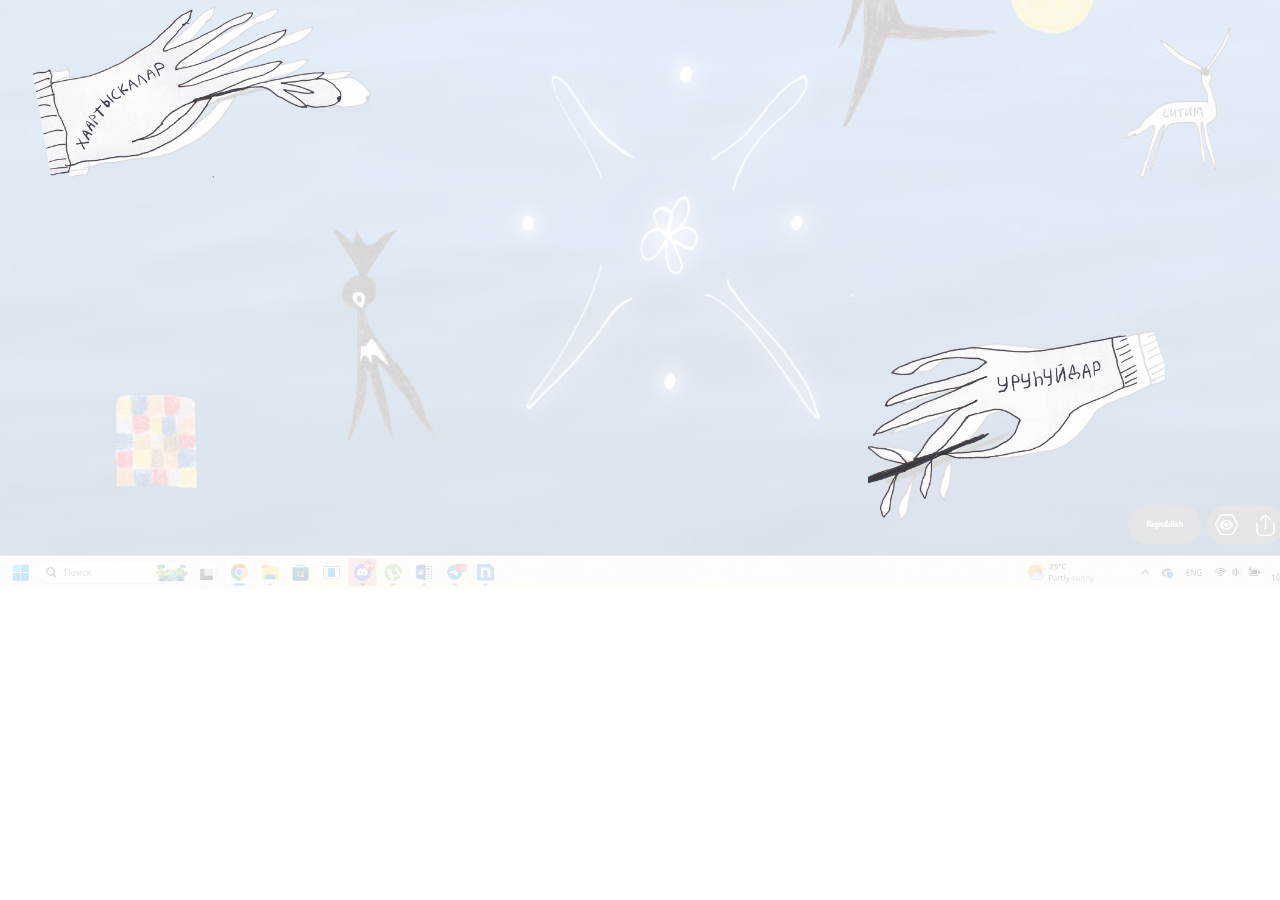
<file: index.html>
<!DOCTYPE html>
<html style="font-size: 16px;" lang="ru"><head>
    <meta name="viewport" content="width=device-width, initial-scale=1.0">
    <meta charset="utf-8">
    <meta name="keywords" content="ИНТУИТИВНЫЙ">
    <meta name="description" content="">
    <title>Страница 1</title>
    <link rel="stylesheet" href="nicepage.css" media="screen">
<link rel="stylesheet" href="index.css" media="screen">
    <script class="u-script" type="text/javascript" src="jquery.js" defer=""></script>
    <script class="u-script" type="text/javascript" src="nicepage.js" defer=""></script>
    <meta name="generator" content="Nicepage 7.9.4, nicepage.com">
    
    
    
    <link id="u-theme-google-font" rel="stylesheet" href="https://fonts.googleapis.com/css?family=Roboto:100,100i,300,300i,400,400i,500,500i,700,700i,900,900i|Open+Sans:300,300i,400,400i,500,500i,600,600i,700,700i,800,800i">
    <script type="application/ld+json">{
		"@context": "http://schema.org",
		"@type": "Organization",
		"name": ""
}</script>
    <meta name="theme-color" content="#478ac9">
    <meta property="og:title" content="Страница 1">
    <meta property="og:type" content="website">
  <meta data-intl-tel-input-cdn-path="intlTelInput/"></head>
  <body data-home-page="Страница-1.html" data-home-page-title="Страница 1" data-path-to-root="./" data-include-products="false" class="u-body u-xl-mode" data-lang="ru">
    <section class="u-clearfix u-section-1" id="block-2">
      <img class="u-image u-image-default u-opacity u-opacity-20 u-preserve-proportions u-image-1" src="images/image.png" alt="" data-image-width="1920" data-image-height="1080">
      <a href="" class="infinite u-border-none u-btn u-button-style u-none u-btn-1" data-animation-name="pulse" data-animation-duration="2000" data-animation-delay="1000" data-animation-direction=""><span class="u-file-icon u-icon u-icon-1"><img src="images/image-3542cd35-8b03-44be-b548-f81567e62e71.png" alt=""></span>&nbsp;
      </a>
      <a href="" class="u-border-none u-btn u-button-style u-none u-btn-2"><span class="u-file-icon u-icon u-icon-2"><img src="images/image-3bf7354c-2a92-48f6-a944-8bf88ac5059a.png" alt=""></span>&nbsp;
      </a>
    </section>

  
</body></html>
</file>
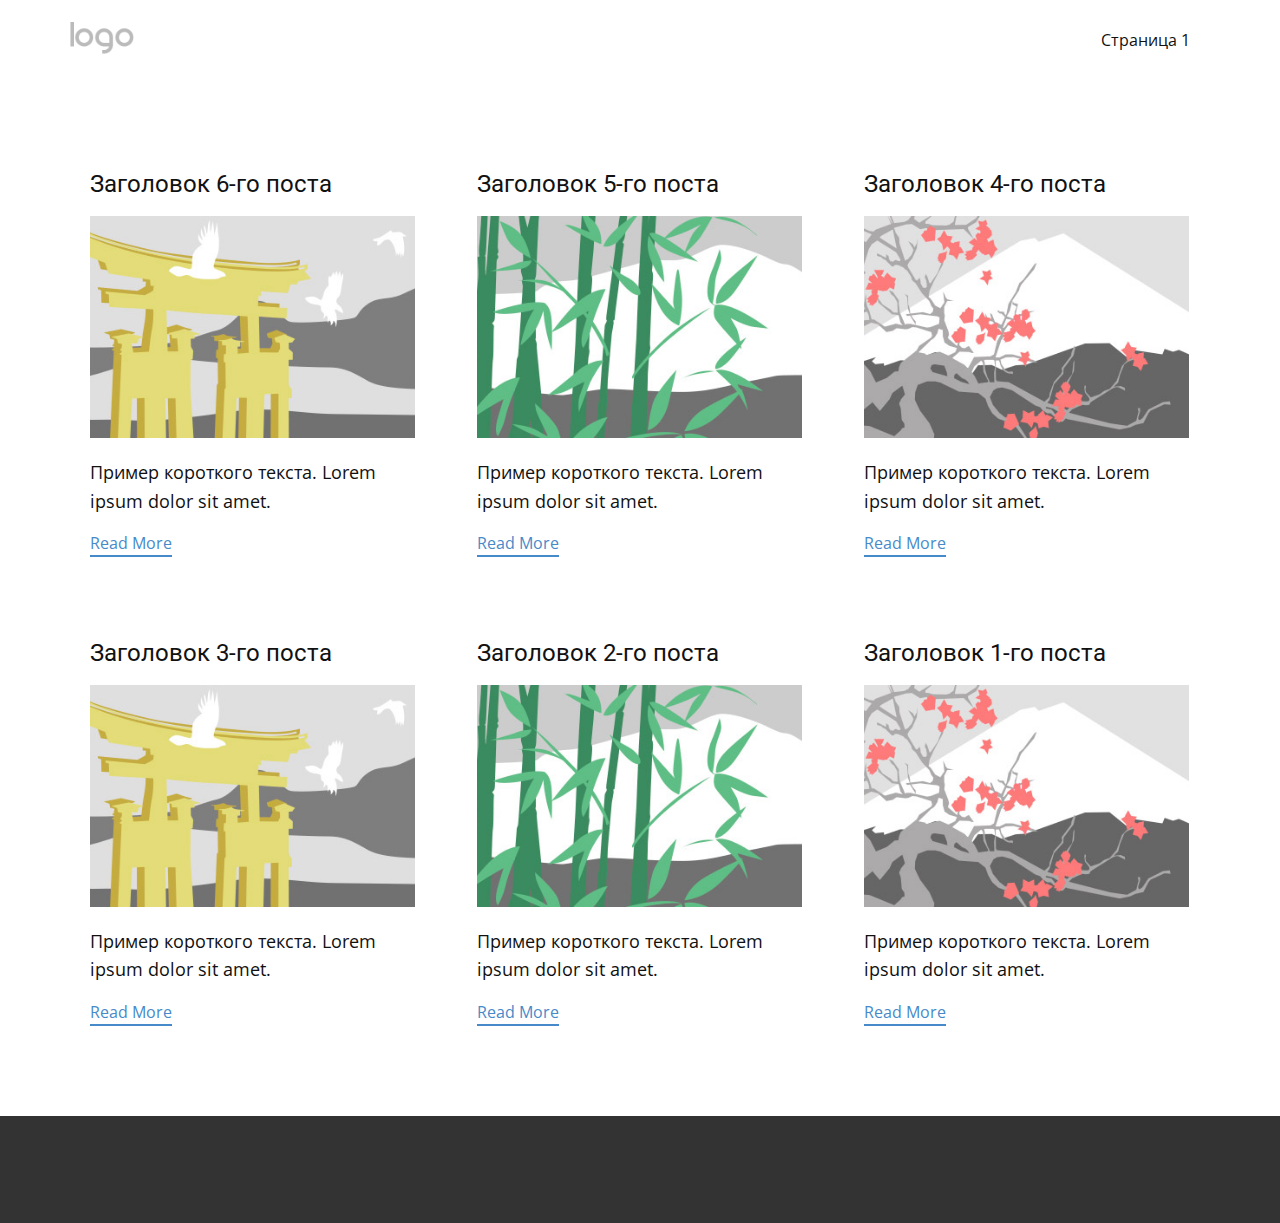
<file: blog/blog.html>
<!DOCTYPE html>
<html style="font-size: 16px;" lang="ru"><head>
    <meta name="viewport" content="width=device-width, initial-scale=1.0">
    <meta charset="utf-8">
    <meta name="keywords" content="">
    <meta name="description" content="">
    <title>Блог</title>
    <link rel="stylesheet" href="../nicepage.css" media="screen">
<link rel="stylesheet" href="../Blog-Template.css" media="screen">
    <script class="u-script" type="text/javascript" src="../jquery.js" defer=""></script>
    <script class="u-script" type="text/javascript" src="../nicepage.js" defer=""></script>
    <meta name="generator" content="Nicepage 7.9.4, nicepage.com">
    
    
    
    <link id="u-theme-google-font" rel="stylesheet" href="https://fonts.googleapis.com/css?family=Roboto:100,100i,300,300i,400,400i,500,500i,700,700i,900,900i|Open+Sans:300,300i,400,400i,500,500i,600,600i,700,700i,800,800i">
    <script type="application/ld+json">{
		"@context": "http://schema.org",
		"@type": "Organization",
		"name": "",
		"logo": "images/default-logo.png"
}</script>
    <meta name="theme-color" content="#478ac9">
  <meta data-intl-tel-input-cdn-path="intlTelInput/"></head>
  <body data-path-to-root="../" data-include-products="false" class="u-body u-xl-mode" data-lang="ru"><header class="u-clearfix u-header u-header" id="header"><div class="u-clearfix u-sheet u-valign-middle u-sheet-1">
        <a href="#" class="u-image u-logo u-image-1">
          <img src="../images/default-logo.png" class="u-logo-image u-logo-image-1">
        </a>
        <nav class="u-menu u-menu-one-level u-offcanvas u-menu-1" role="navigation" aria-label="Menu navigation">
          <div class="menu-collapse" style="font-size: 1rem; letter-spacing: 0px;">
            <a class="u-button-style u-custom-left-right-menu-spacing u-custom-padding-bottom u-custom-top-bottom-menu-spacing u-hamburger-link u-nav-link u-text-active-palette-1-base u-text-hover-palette-2-base" href="#" tabindex="-1" aria-label="Open menu" aria-controls="3b8c">
              <svg class="u-svg-link" viewBox="0 0 24 24"><use xlink:href="#menu-hamburger"></use></svg>
              <svg class="u-svg-content" version="1.1" id="menu-hamburger" viewBox="0 0 16 16" x="0px" y="0px" xmlns:xlink="http://www.w3.org/1999/xlink" xmlns="http://www.w3.org/2000/svg"><g><rect y="1" width="16" height="2"></rect><rect y="7" width="16" height="2"></rect><rect y="13" width="16" height="2"></rect>
</g></svg>
            </a>
          </div>
          <div class="u-nav-container">
            <ul class="u-nav u-unstyled u-nav-1" role="menubar"><li class="u-nav-item" role="none"><a class="u-button-style u-nav-link u-text-active-palette-1-base u-text-hover-palette-2-base" href="../" style="padding: 10px 20px;" role="menuitem">Страница 1</a>
</li></ul>
          </div>
          <div class="u-nav-container-collapse" id="3b8c" role="region" aria-label="Menu panel">
            <div class="u-black u-container-style u-inner-container-layout u-opacity u-opacity-95 u-sidenav">
              <div class="u-inner-container-layout u-sidenav-overflow">
                <div class="u-menu-close" tabindex="-1" aria-label="Close menu"></div>
                <ul class="u-align-center u-nav u-popupmenu-items u-unstyled u-nav-2"><li class="u-nav-item"><a class="u-button-style u-nav-link" href="../">Страница 1</a>
</li></ul>
              </div>
            </div>
            <div class="u-black u-menu-overlay u-opacity u-opacity-70"></div>
          </div>
        </nav>
      </div></header>
    <section class="u-clearfix u-section-1" id="block-1">
      <div class="u-clearfix u-sheet u-valign-middle u-sheet-1"><!--blog--><!--blog_options_json--><!--{"type":"Recent","source":"","tags":"","count":""}--><!--/blog_options_json-->
        <div class="u-blog u-expanded-width u-repeater u-repeater-1" data-blog-id="blog-1"><!--blog_post-->
          <div class="u-blog-post u-container-style u-repeater-item u-white u-repeater-item-1">
            <div class="u-container-layout u-similar-container u-valign-top u-container-layout-1"><!--blog_post_header-->
              <h4 class="u-blog-control u-text u-text-1">
                <a class="u-post-header-link" href="../blog/пост-5.html">Заголовок 6-го поста</a>
              </h4><!--/blog_post_header--><!--blog_post_image-->
              <img alt="" class="u-blog-control u-expanded-width u-image u-image-default u-image-1" src="../images/8ad73f3c.jpeg" data-href="../blog/пост-5.html"><!--/blog_post_image--><!--blog_post_content-->
              <div class="u-blog-control u-post-content u-text u-text-2 fr-view">Пример короткого текста. Lorem ipsum dolor sit amet.</div><!--/blog_post_content--><!--blog_post_readmore-->
              <a href="../blog/пост-5.html" class="u-blog-control u-border-2 u-border-palette-1-base u-btn u-btn-rectangle u-button-style u-none u-btn-1"><!--blog_post_readmore_content--><!--options_json--><!--{"content":"Read More","defaultValue":"Читать дальше"}--><!--/options_json-->Read More<!--/blog_post_readmore_content--></a><!--/blog_post_readmore-->
            </div>
          </div><div class="u-blog-post u-container-style u-repeater-item u-video-cover u-white">
            <div class="u-container-layout u-similar-container u-valign-top u-container-layout-2"><!--blog_post_header-->
              <h4 class="u-blog-control u-text u-text-3">
                <a class="u-post-header-link" href="../blog/пост-4.html">Заголовок 5-го поста</a>
              </h4><!--/blog_post_header--><!--blog_post_image-->
              <img alt="" class="u-blog-control u-expanded-width u-image u-image-default u-image-2" src="../images/68f64b9d.jpeg" data-href="../blog/пост-4.html"><!--/blog_post_image--><!--blog_post_content-->
              <div class="u-blog-control u-post-content u-text u-text-4 fr-view">Пример короткого текста. Lorem ipsum dolor sit amet.</div><!--/blog_post_content--><!--blog_post_readmore-->
              <a href="../blog/пост-4.html" class="u-blog-control u-border-2 u-border-palette-1-base u-btn u-btn-rectangle u-button-style u-none u-btn-2"><!--blog_post_readmore_content--><!--options_json--><!--{"content":"Read More","defaultValue":"Читать дальше"}--><!--/options_json-->Read More<!--/blog_post_readmore_content--></a><!--/blog_post_readmore-->
            </div>
          </div><div class="u-blog-post u-container-style u-repeater-item u-video-cover u-white">
            <div class="u-container-layout u-similar-container u-valign-top u-container-layout-3"><!--blog_post_header-->
              <h4 class="u-blog-control u-text u-text-5">
                <a class="u-post-header-link" href="../blog/пост-3.html">Заголовок 4-го поста</a>
              </h4><!--/blog_post_header--><!--blog_post_image-->
              <img alt="" class="u-blog-control u-expanded-width u-image u-image-default u-image-3" src="../images/0fd3416c.jpeg" data-href="../blog/пост-3.html"><!--/blog_post_image--><!--blog_post_content-->
              <div class="u-blog-control u-post-content u-text u-text-6 fr-view">Пример короткого текста. Lorem ipsum dolor sit amet.</div><!--/blog_post_content--><!--blog_post_readmore-->
              <a href="../blog/пост-3.html" class="u-blog-control u-border-2 u-border-palette-1-base u-btn u-btn-rectangle u-button-style u-none u-btn-3"><!--blog_post_readmore_content--><!--options_json--><!--{"content":"Read More","defaultValue":"Читать дальше"}--><!--/options_json-->Read More<!--/blog_post_readmore_content--></a><!--/blog_post_readmore-->
            </div>
          </div><div class="u-blog-post u-container-style u-repeater-item u-white u-repeater-item-1">
            <div class="u-container-layout u-similar-container u-valign-top u-container-layout-1"><!--blog_post_header-->
              <h4 class="u-blog-control u-text u-text-1">
                <a class="u-post-header-link" href="../blog/пост-2.html">Заголовок 3-го поста</a>
              </h4><!--/blog_post_header--><!--blog_post_image-->
              <img alt="" class="u-blog-control u-expanded-width u-image u-image-default u-image-1" src="../images/8ad73f3c.jpeg" data-href="../blog/пост-2.html"><!--/blog_post_image--><!--blog_post_content-->
              <div class="u-blog-control u-post-content u-text u-text-2 fr-view">Пример короткого текста. Lorem ipsum dolor sit amet.</div><!--/blog_post_content--><!--blog_post_readmore-->
              <a href="../blog/пост-2.html" class="u-blog-control u-border-2 u-border-palette-1-base u-btn u-btn-rectangle u-button-style u-none u-btn-1"><!--blog_post_readmore_content--><!--options_json--><!--{"content":"Read More","defaultValue":"Читать дальше"}--><!--/options_json-->Read More<!--/blog_post_readmore_content--></a><!--/blog_post_readmore-->
            </div>
          </div><div class="u-blog-post u-container-style u-repeater-item u-video-cover u-white">
            <div class="u-container-layout u-similar-container u-valign-top u-container-layout-2"><!--blog_post_header-->
              <h4 class="u-blog-control u-text u-text-3">
                <a class="u-post-header-link" href="../blog/пост-1.html">Заголовок 2-го поста</a>
              </h4><!--/blog_post_header--><!--blog_post_image-->
              <img alt="" class="u-blog-control u-expanded-width u-image u-image-default u-image-2" src="../images/68f64b9d.jpeg" data-href="../blog/пост-1.html"><!--/blog_post_image--><!--blog_post_content-->
              <div class="u-blog-control u-post-content u-text u-text-4 fr-view">Пример короткого текста. Lorem ipsum dolor sit amet.</div><!--/blog_post_content--><!--blog_post_readmore-->
              <a href="../blog/пост-1.html" class="u-blog-control u-border-2 u-border-palette-1-base u-btn u-btn-rectangle u-button-style u-none u-btn-2"><!--blog_post_readmore_content--><!--options_json--><!--{"content":"Read More","defaultValue":"Читать дальше"}--><!--/options_json-->Read More<!--/blog_post_readmore_content--></a><!--/blog_post_readmore-->
            </div>
          </div><div class="u-blog-post u-container-style u-repeater-item u-video-cover u-white">
            <div class="u-container-layout u-similar-container u-valign-top u-container-layout-3"><!--blog_post_header-->
              <h4 class="u-blog-control u-text u-text-5">
                <a class="u-post-header-link" href="../blog/пост.html">Заголовок 1-го поста</a>
              </h4><!--/blog_post_header--><!--blog_post_image-->
              <img alt="" class="u-blog-control u-expanded-width u-image u-image-default u-image-3" src="../images/0fd3416c.jpeg" data-href="../blog/пост.html"><!--/blog_post_image--><!--blog_post_content-->
              <div class="u-blog-control u-post-content u-text u-text-6 fr-view">Пример короткого текста. Lorem ipsum dolor sit amet.</div><!--/blog_post_content--><!--blog_post_readmore-->
              <a href="../blog/пост.html" class="u-blog-control u-border-2 u-border-palette-1-base u-btn u-btn-rectangle u-button-style u-none u-btn-3"><!--blog_post_readmore_content--><!--options_json--><!--{"content":"Read More","defaultValue":"Читать дальше"}--><!--/options_json-->Read More<!--/blog_post_readmore_content--></a><!--/blog_post_readmore-->
            </div>
          </div><!--/blog_post--><!--blog_post-->
          <!--/blog_post--><!--blog_post-->
          <!--/blog_post-->
        </div><!--/blog-->
      </div>
    </section>
    
    
    
    <footer class="u-align-center u-clearfix u-container-align-center u-footer u-grey-80 u-footer" id="footer"><div class="u-clearfix u-sheet u-sheet-1"></div></footer>
    <section class="u-backlink u-clearfix u-grey-80"></section>
  
</body></html>
</file>
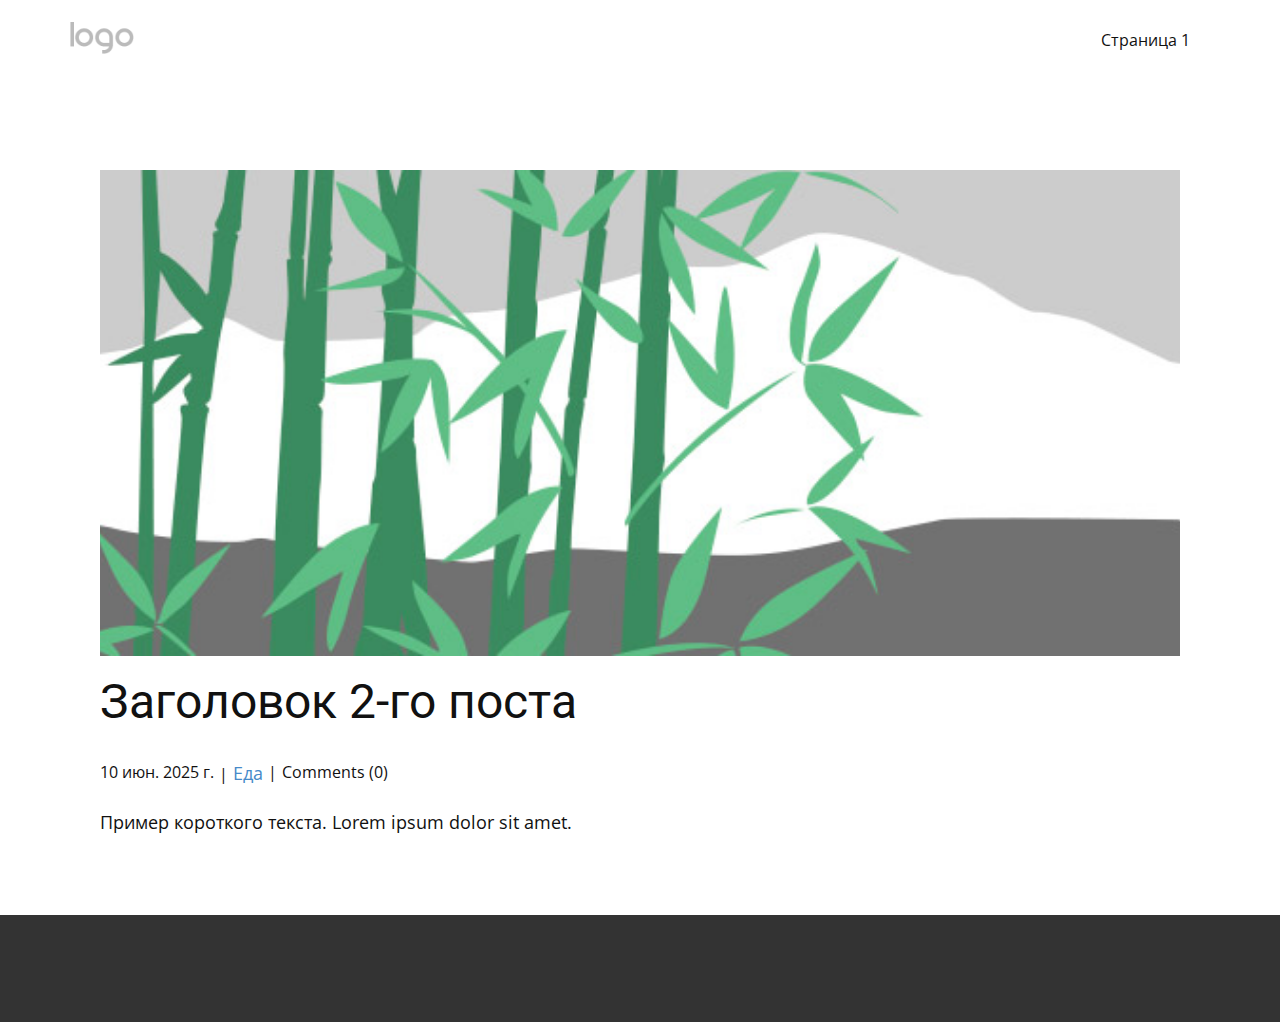
<file: blog/пост-1.html>
<!DOCTYPE html>
<html style="font-size: 16px;" lang="ru"><head>
    <meta name="viewport" content="width=device-width, initial-scale=1.0">
    <meta charset="utf-8">
    <meta name="keywords" content="Заголовок 1-го поста">
    <meta name="description" content="">
    <title>Заголовок 2-го поста</title>
    <link rel="stylesheet" href="../nicepage.css" media="screen">
<link rel="stylesheet" href="../Post-Template.css" media="screen">
    <script class="u-script" type="text/javascript" src="../jquery.js" defer=""></script>
    <script class="u-script" type="text/javascript" src="../nicepage.js" defer=""></script>
    <meta name="generator" content="Nicepage 7.9.4, nicepage.com">
    
    
    
    <link id="u-theme-google-font" rel="stylesheet" href="https://fonts.googleapis.com/css?family=Roboto:100,100i,300,300i,400,400i,500,500i,700,700i,900,900i|Open+Sans:300,300i,400,400i,500,500i,600,600i,700,700i,800,800i">
    <script type="application/ld+json">{
		"@context": "http://schema.org",
		"@type": "Organization",
		"name": "",
		"logo": "images/default-logo.png"
}</script>
    <meta name="theme-color" content="#478ac9">
  <meta data-intl-tel-input-cdn-path="intlTelInput/"></head>
  <body data-path-to-root="./" data-include-products="false" class="u-body u-xl-mode" data-lang="ru"><header class="u-clearfix u-header u-header" id="header"><div class="u-clearfix u-sheet u-valign-middle u-sheet-1">
        <a href="#" class="u-image u-logo u-image-1">
          <img src="../images/default-logo.png" class="u-logo-image u-logo-image-1">
        </a>
        <nav class="u-menu u-menu-one-level u-offcanvas u-menu-1" role="navigation" aria-label="Menu navigation">
          <div class="menu-collapse" style="font-size: 1rem; letter-spacing: 0px;">
            <a class="u-button-style u-custom-left-right-menu-spacing u-custom-padding-bottom u-custom-top-bottom-menu-spacing u-hamburger-link u-nav-link u-text-active-palette-1-base u-text-hover-palette-2-base" href="#" tabindex="-1" aria-label="Open menu" aria-controls="3b8c">
              <svg class="u-svg-link" viewBox="0 0 24 24"><use xlink:href="#menu-hamburger"></use></svg>
              <svg class="u-svg-content" version="1.1" id="menu-hamburger" viewBox="0 0 16 16" x="0px" y="0px" xmlns:xlink="http://www.w3.org/1999/xlink" xmlns="http://www.w3.org/2000/svg"><g><rect y="1" width="16" height="2"></rect><rect y="7" width="16" height="2"></rect><rect y="13" width="16" height="2"></rect>
</g></svg>
            </a>
          </div>
          <div class="u-nav-container">
            <ul class="u-nav u-unstyled u-nav-1" role="menubar"><li class="u-nav-item" role="none"><a class="u-button-style u-nav-link u-text-active-palette-1-base u-text-hover-palette-2-base" href="../" style="padding: 10px 20px;" role="menuitem">Страница 1</a>
</li></ul>
          </div>
          <div class="u-nav-container-collapse" id="3b8c" role="region" aria-label="Menu panel">
            <div class="u-black u-container-style u-inner-container-layout u-opacity u-opacity-95 u-sidenav">
              <div class="u-inner-container-layout u-sidenav-overflow">
                <div class="u-menu-close" tabindex="-1" aria-label="Close menu"></div>
                <ul class="u-align-center u-nav u-popupmenu-items u-unstyled u-nav-2"><li class="u-nav-item"><a class="u-button-style u-nav-link" href="../">Страница 1</a>
</li></ul>
              </div>
            </div>
            <div class="u-black u-menu-overlay u-opacity u-opacity-70"></div>
          </div>
        </nav>
      </div></header>
    <section class="u-align-center u-clearfix u-section-1" id="block-1">
      <div class="u-clearfix u-sheet u-valign-middle-md u-valign-middle-sm u-valign-middle-xs u-sheet-1"><!--post_details--><!--post_details_options_json--><!--{"source":""}--><!--/post_details_options_json--><!--blog_post-->
        <div class="u-container-style u-expanded-width u-post-details u-post-details-1">
          <div class="u-container-layout u-valign-middle u-container-layout-1"><!--blog_post_image-->
            <img alt="" class="u-blog-control u-expanded-width u-image u-image-default u-image-1" src="../images/68f64b9d.jpeg"><!--/blog_post_image--><!--blog_post_header-->
            <h2 class="u-blog-control u-text u-text-1">Заголовок 2-го поста</h2><!--/blog_post_header--><!--blog_post_metadata-->
            <div class="u-blog-control u-metadata u-metadata-1"><!--blog_post_metadata_date--><span class="u-meta-date u-meta-icon">10 июн. 2025 г.</span><!--/blog_post_metadata_date--><!--blog_post_metadata_category--><span class="u-meta-category u-meta-icon"><a href="../blog/blog.html#/blog-1///1">Еда</a></span><!--/blog_post_metadata_category--><!--blog_post_metadata_comments--><span class="u-meta-comments u-meta-icon"><!--blog_post_metadata_comments_content-->Comments (0)<!--/blog_post_metadata_comments_content--></span><!--/blog_post_metadata_comments-->
            </div><!--/blog_post_metadata--><!--blog_post_content-->
            <div class="u-align-justify u-blog-control u-post-content u-text u-text-2 fr-view">
  <p>Пример короткого текста. Lorem ipsum dolor sit amet.</p>
  </div><!--/blog_post_content-->
          </div>
        </div><!--/blog_post--><!--/post_details-->
      </div>
    </section>
    
    
    
    <footer class="u-align-center u-clearfix u-container-align-center u-footer u-grey-80 u-footer" id="footer"><div class="u-clearfix u-sheet u-sheet-1"></div></footer>
    <section class="u-backlink u-clearfix u-grey-80"></section>
  
</body></html>
</file>
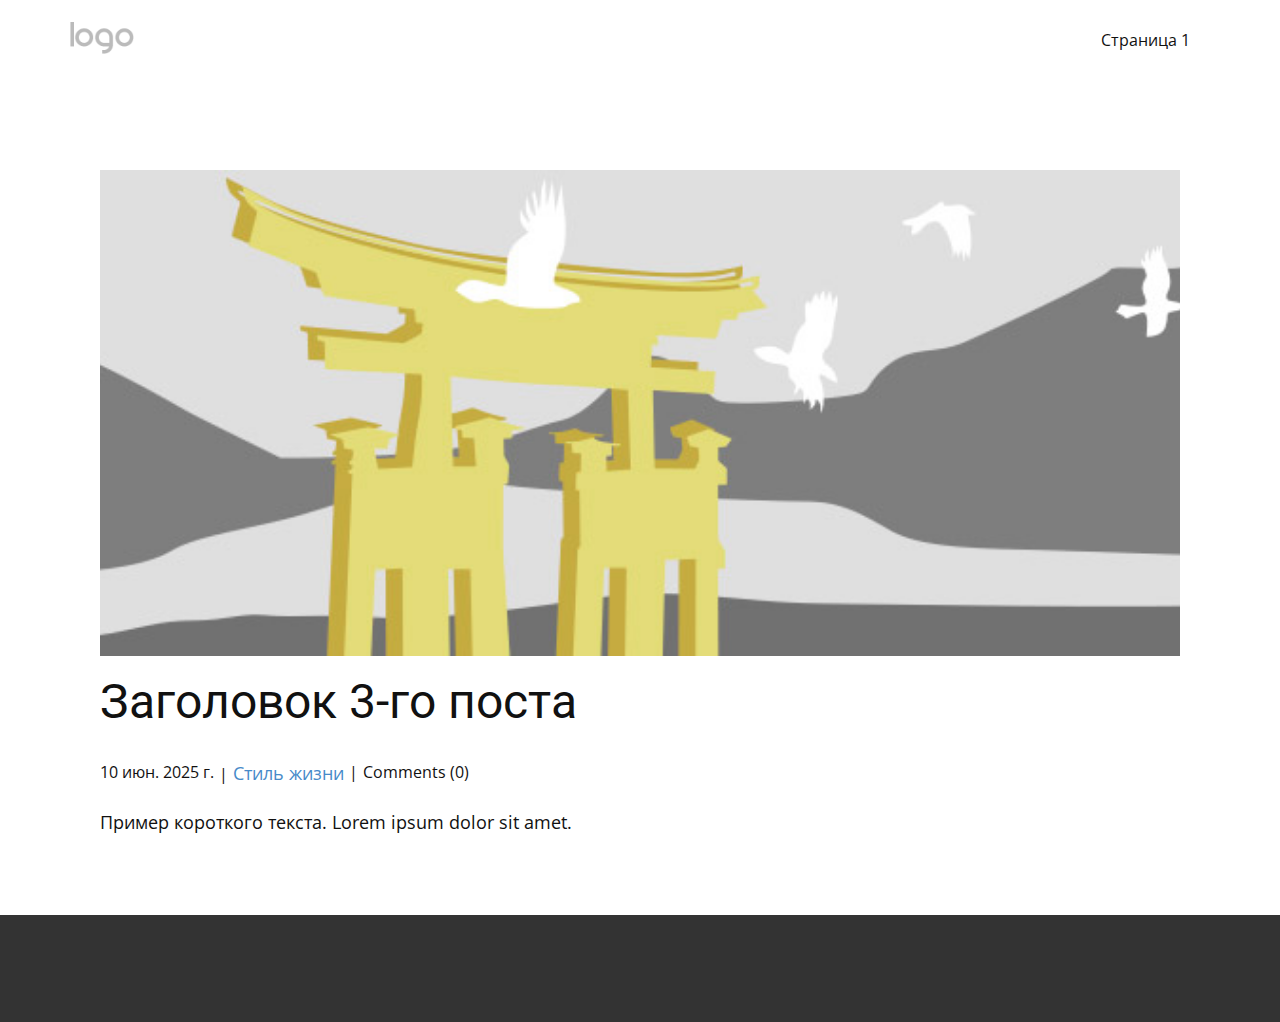
<file: blog/пост-2.html>
<!DOCTYPE html>
<html style="font-size: 16px;" lang="ru"><head>
    <meta name="viewport" content="width=device-width, initial-scale=1.0">
    <meta charset="utf-8">
    <meta name="keywords" content="Заголовок 1-го поста">
    <meta name="description" content="">
    <title>Заголовок 3-го поста</title>
    <link rel="stylesheet" href="../nicepage.css" media="screen">
<link rel="stylesheet" href="../Post-Template.css" media="screen">
    <script class="u-script" type="text/javascript" src="../jquery.js" defer=""></script>
    <script class="u-script" type="text/javascript" src="../nicepage.js" defer=""></script>
    <meta name="generator" content="Nicepage 7.9.4, nicepage.com">
    
    
    
    <link id="u-theme-google-font" rel="stylesheet" href="https://fonts.googleapis.com/css?family=Roboto:100,100i,300,300i,400,400i,500,500i,700,700i,900,900i|Open+Sans:300,300i,400,400i,500,500i,600,600i,700,700i,800,800i">
    <script type="application/ld+json">{
		"@context": "http://schema.org",
		"@type": "Organization",
		"name": "",
		"logo": "images/default-logo.png"
}</script>
    <meta name="theme-color" content="#478ac9">
  <meta data-intl-tel-input-cdn-path="intlTelInput/"></head>
  <body data-path-to-root="./" data-include-products="false" class="u-body u-xl-mode" data-lang="ru"><header class="u-clearfix u-header u-header" id="header"><div class="u-clearfix u-sheet u-valign-middle u-sheet-1">
        <a href="#" class="u-image u-logo u-image-1">
          <img src="../images/default-logo.png" class="u-logo-image u-logo-image-1">
        </a>
        <nav class="u-menu u-menu-one-level u-offcanvas u-menu-1" role="navigation" aria-label="Menu navigation">
          <div class="menu-collapse" style="font-size: 1rem; letter-spacing: 0px;">
            <a class="u-button-style u-custom-left-right-menu-spacing u-custom-padding-bottom u-custom-top-bottom-menu-spacing u-hamburger-link u-nav-link u-text-active-palette-1-base u-text-hover-palette-2-base" href="#" tabindex="-1" aria-label="Open menu" aria-controls="3b8c">
              <svg class="u-svg-link" viewBox="0 0 24 24"><use xlink:href="#menu-hamburger"></use></svg>
              <svg class="u-svg-content" version="1.1" id="menu-hamburger" viewBox="0 0 16 16" x="0px" y="0px" xmlns:xlink="http://www.w3.org/1999/xlink" xmlns="http://www.w3.org/2000/svg"><g><rect y="1" width="16" height="2"></rect><rect y="7" width="16" height="2"></rect><rect y="13" width="16" height="2"></rect>
</g></svg>
            </a>
          </div>
          <div class="u-nav-container">
            <ul class="u-nav u-unstyled u-nav-1" role="menubar"><li class="u-nav-item" role="none"><a class="u-button-style u-nav-link u-text-active-palette-1-base u-text-hover-palette-2-base" href="../" style="padding: 10px 20px;" role="menuitem">Страница 1</a>
</li></ul>
          </div>
          <div class="u-nav-container-collapse" id="3b8c" role="region" aria-label="Menu panel">
            <div class="u-black u-container-style u-inner-container-layout u-opacity u-opacity-95 u-sidenav">
              <div class="u-inner-container-layout u-sidenav-overflow">
                <div class="u-menu-close" tabindex="-1" aria-label="Close menu"></div>
                <ul class="u-align-center u-nav u-popupmenu-items u-unstyled u-nav-2"><li class="u-nav-item"><a class="u-button-style u-nav-link" href="../">Страница 1</a>
</li></ul>
              </div>
            </div>
            <div class="u-black u-menu-overlay u-opacity u-opacity-70"></div>
          </div>
        </nav>
      </div></header>
    <section class="u-align-center u-clearfix u-section-1" id="block-1">
      <div class="u-clearfix u-sheet u-valign-middle-md u-valign-middle-sm u-valign-middle-xs u-sheet-1"><!--post_details--><!--post_details_options_json--><!--{"source":""}--><!--/post_details_options_json--><!--blog_post-->
        <div class="u-container-style u-expanded-width u-post-details u-post-details-1">
          <div class="u-container-layout u-valign-middle u-container-layout-1"><!--blog_post_image-->
            <img alt="" class="u-blog-control u-expanded-width u-image u-image-default u-image-1" src="../images/8ad73f3c.jpeg"><!--/blog_post_image--><!--blog_post_header-->
            <h2 class="u-blog-control u-text u-text-1">Заголовок 3-го поста</h2><!--/blog_post_header--><!--blog_post_metadata-->
            <div class="u-blog-control u-metadata u-metadata-1"><!--blog_post_metadata_date--><span class="u-meta-date u-meta-icon">10 июн. 2025 г.</span><!--/blog_post_metadata_date--><!--blog_post_metadata_category--><span class="u-meta-category u-meta-icon"><a href="../blog/blog.html#/blog-1///3">Стиль жизни</a></span><!--/blog_post_metadata_category--><!--blog_post_metadata_comments--><span class="u-meta-comments u-meta-icon"><!--blog_post_metadata_comments_content-->Comments (0)<!--/blog_post_metadata_comments_content--></span><!--/blog_post_metadata_comments-->
            </div><!--/blog_post_metadata--><!--blog_post_content-->
            <div class="u-align-justify u-blog-control u-post-content u-text u-text-2 fr-view">
  <p>Пример короткого текста. Lorem ipsum dolor sit amet.</p>
  </div><!--/blog_post_content-->
          </div>
        </div><!--/blog_post--><!--/post_details-->
      </div>
    </section>
    
    
    
    <footer class="u-align-center u-clearfix u-container-align-center u-footer u-grey-80 u-footer" id="footer"><div class="u-clearfix u-sheet u-sheet-1"></div></footer>
    <section class="u-backlink u-clearfix u-grey-80"></section>
  
</body></html>
</file>
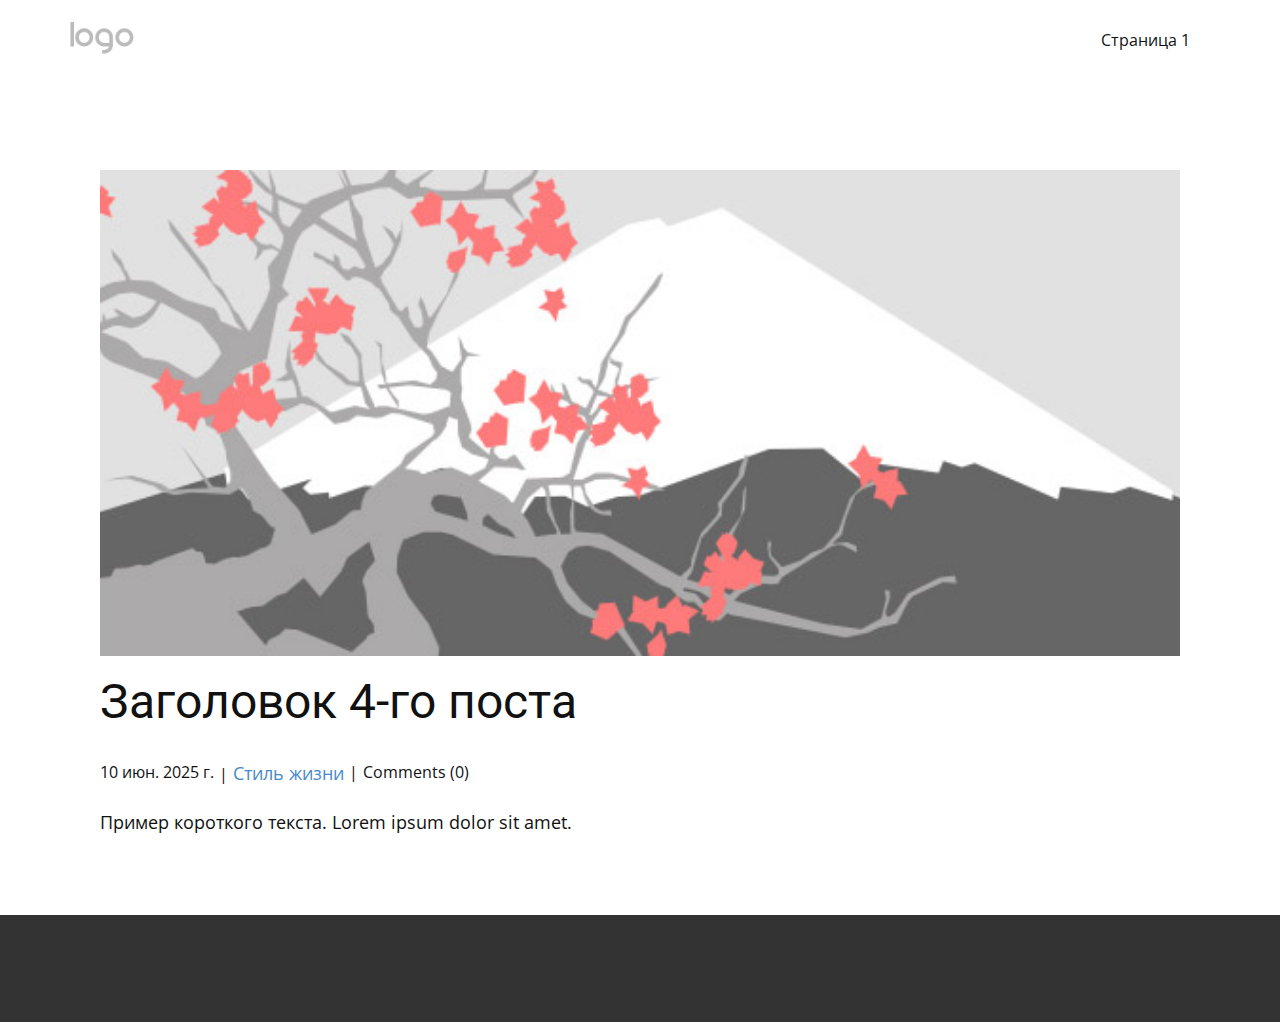
<file: blog/пост-3.html>
<!DOCTYPE html>
<html style="font-size: 16px;" lang="ru"><head>
    <meta name="viewport" content="width=device-width, initial-scale=1.0">
    <meta charset="utf-8">
    <meta name="keywords" content="Заголовок 1-го поста">
    <meta name="description" content="">
    <title>Заголовок 4-го поста</title>
    <link rel="stylesheet" href="../nicepage.css" media="screen">
<link rel="stylesheet" href="../Post-Template.css" media="screen">
    <script class="u-script" type="text/javascript" src="../jquery.js" defer=""></script>
    <script class="u-script" type="text/javascript" src="../nicepage.js" defer=""></script>
    <meta name="generator" content="Nicepage 7.9.4, nicepage.com">
    
    
    
    <link id="u-theme-google-font" rel="stylesheet" href="https://fonts.googleapis.com/css?family=Roboto:100,100i,300,300i,400,400i,500,500i,700,700i,900,900i|Open+Sans:300,300i,400,400i,500,500i,600,600i,700,700i,800,800i">
    <script type="application/ld+json">{
		"@context": "http://schema.org",
		"@type": "Organization",
		"name": "",
		"logo": "images/default-logo.png"
}</script>
    <meta name="theme-color" content="#478ac9">
  <meta data-intl-tel-input-cdn-path="intlTelInput/"></head>
  <body data-path-to-root="./" data-include-products="false" class="u-body u-xl-mode" data-lang="ru"><header class="u-clearfix u-header u-header" id="header"><div class="u-clearfix u-sheet u-valign-middle u-sheet-1">
        <a href="#" class="u-image u-logo u-image-1">
          <img src="../images/default-logo.png" class="u-logo-image u-logo-image-1">
        </a>
        <nav class="u-menu u-menu-one-level u-offcanvas u-menu-1" role="navigation" aria-label="Menu navigation">
          <div class="menu-collapse" style="font-size: 1rem; letter-spacing: 0px;">
            <a class="u-button-style u-custom-left-right-menu-spacing u-custom-padding-bottom u-custom-top-bottom-menu-spacing u-hamburger-link u-nav-link u-text-active-palette-1-base u-text-hover-palette-2-base" href="#" tabindex="-1" aria-label="Open menu" aria-controls="3b8c">
              <svg class="u-svg-link" viewBox="0 0 24 24"><use xlink:href="#menu-hamburger"></use></svg>
              <svg class="u-svg-content" version="1.1" id="menu-hamburger" viewBox="0 0 16 16" x="0px" y="0px" xmlns:xlink="http://www.w3.org/1999/xlink" xmlns="http://www.w3.org/2000/svg"><g><rect y="1" width="16" height="2"></rect><rect y="7" width="16" height="2"></rect><rect y="13" width="16" height="2"></rect>
</g></svg>
            </a>
          </div>
          <div class="u-nav-container">
            <ul class="u-nav u-unstyled u-nav-1" role="menubar"><li class="u-nav-item" role="none"><a class="u-button-style u-nav-link u-text-active-palette-1-base u-text-hover-palette-2-base" href="../" style="padding: 10px 20px;" role="menuitem">Страница 1</a>
</li></ul>
          </div>
          <div class="u-nav-container-collapse" id="3b8c" role="region" aria-label="Menu panel">
            <div class="u-black u-container-style u-inner-container-layout u-opacity u-opacity-95 u-sidenav">
              <div class="u-inner-container-layout u-sidenav-overflow">
                <div class="u-menu-close" tabindex="-1" aria-label="Close menu"></div>
                <ul class="u-align-center u-nav u-popupmenu-items u-unstyled u-nav-2"><li class="u-nav-item"><a class="u-button-style u-nav-link" href="../">Страница 1</a>
</li></ul>
              </div>
            </div>
            <div class="u-black u-menu-overlay u-opacity u-opacity-70"></div>
          </div>
        </nav>
      </div></header>
    <section class="u-align-center u-clearfix u-section-1" id="block-1">
      <div class="u-clearfix u-sheet u-valign-middle-md u-valign-middle-sm u-valign-middle-xs u-sheet-1"><!--post_details--><!--post_details_options_json--><!--{"source":""}--><!--/post_details_options_json--><!--blog_post-->
        <div class="u-container-style u-expanded-width u-post-details u-post-details-1">
          <div class="u-container-layout u-valign-middle u-container-layout-1"><!--blog_post_image-->
            <img alt="" class="u-blog-control u-expanded-width u-image u-image-default u-image-1" src="../images/0fd3416c.jpeg"><!--/blog_post_image--><!--blog_post_header-->
            <h2 class="u-blog-control u-text u-text-1">Заголовок 4-го поста</h2><!--/blog_post_header--><!--blog_post_metadata-->
            <div class="u-blog-control u-metadata u-metadata-1"><!--blog_post_metadata_date--><span class="u-meta-date u-meta-icon">10 июн. 2025 г.</span><!--/blog_post_metadata_date--><!--blog_post_metadata_category--><span class="u-meta-category u-meta-icon"><a href="../blog/blog.html#/blog-1///3">Стиль жизни</a></span><!--/blog_post_metadata_category--><!--blog_post_metadata_comments--><span class="u-meta-comments u-meta-icon"><!--blog_post_metadata_comments_content-->Comments (0)<!--/blog_post_metadata_comments_content--></span><!--/blog_post_metadata_comments-->
            </div><!--/blog_post_metadata--><!--blog_post_content-->
            <div class="u-align-justify u-blog-control u-post-content u-text u-text-2 fr-view">
  <p>Пример короткого текста. Lorem ipsum dolor sit amet.</p>
  </div><!--/blog_post_content-->
          </div>
        </div><!--/blog_post--><!--/post_details-->
      </div>
    </section>
    
    
    
    <footer class="u-align-center u-clearfix u-container-align-center u-footer u-grey-80 u-footer" id="footer"><div class="u-clearfix u-sheet u-sheet-1"></div></footer>
    <section class="u-backlink u-clearfix u-grey-80"></section>
  
</body></html>
</file>
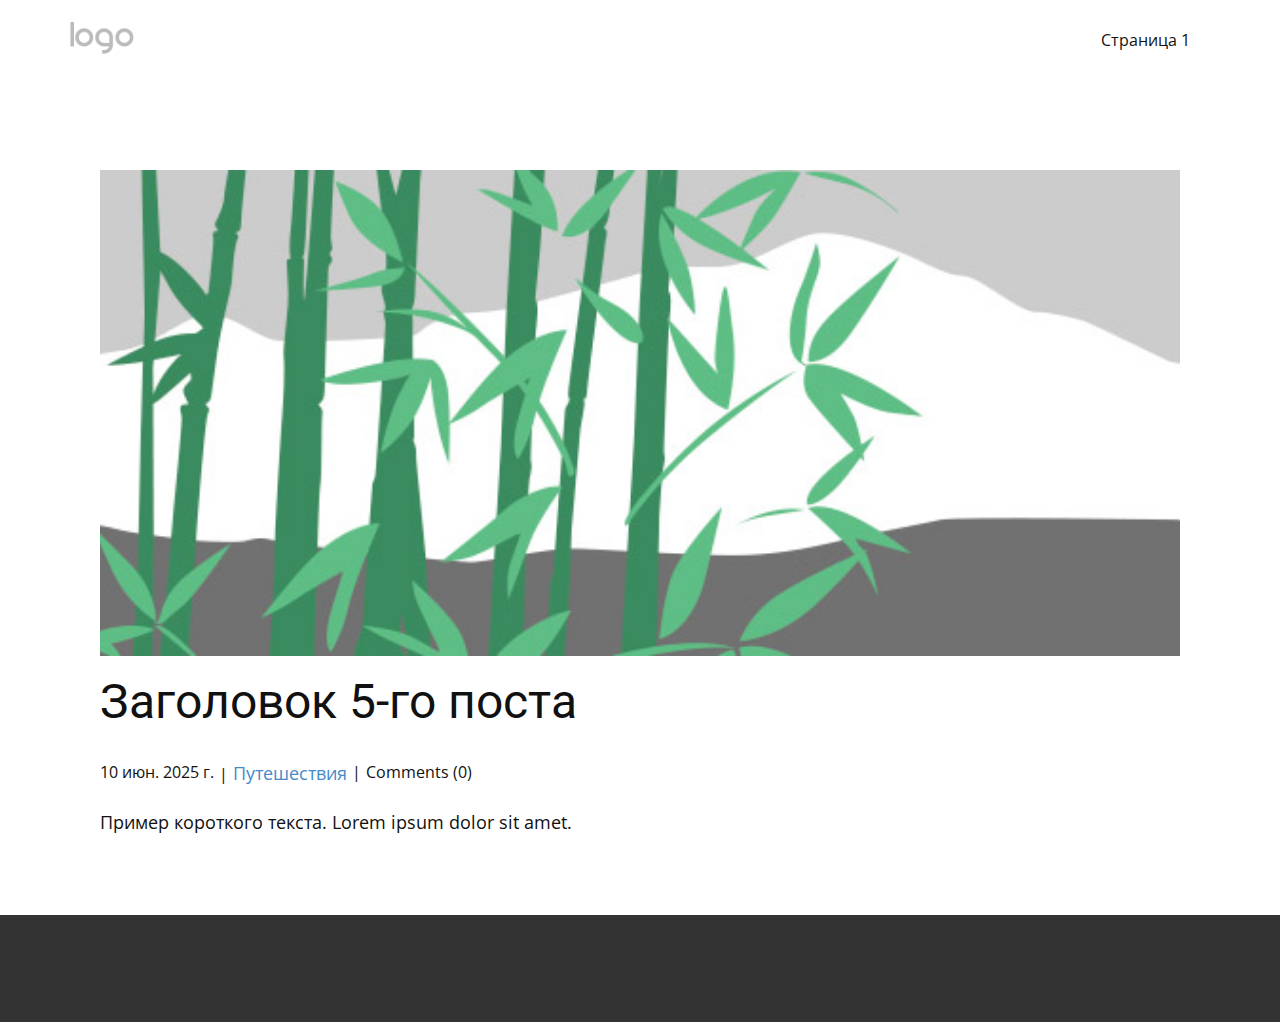
<file: blog/пост-4.html>
<!DOCTYPE html>
<html style="font-size: 16px;" lang="ru"><head>
    <meta name="viewport" content="width=device-width, initial-scale=1.0">
    <meta charset="utf-8">
    <meta name="keywords" content="Заголовок 1-го поста">
    <meta name="description" content="">
    <title>Заголовок 5-го поста</title>
    <link rel="stylesheet" href="../nicepage.css" media="screen">
<link rel="stylesheet" href="../Post-Template.css" media="screen">
    <script class="u-script" type="text/javascript" src="../jquery.js" defer=""></script>
    <script class="u-script" type="text/javascript" src="../nicepage.js" defer=""></script>
    <meta name="generator" content="Nicepage 7.9.4, nicepage.com">
    
    
    
    <link id="u-theme-google-font" rel="stylesheet" href="https://fonts.googleapis.com/css?family=Roboto:100,100i,300,300i,400,400i,500,500i,700,700i,900,900i|Open+Sans:300,300i,400,400i,500,500i,600,600i,700,700i,800,800i">
    <script type="application/ld+json">{
		"@context": "http://schema.org",
		"@type": "Organization",
		"name": "",
		"logo": "images/default-logo.png"
}</script>
    <meta name="theme-color" content="#478ac9">
  <meta data-intl-tel-input-cdn-path="intlTelInput/"></head>
  <body data-path-to-root="./" data-include-products="false" class="u-body u-xl-mode" data-lang="ru"><header class="u-clearfix u-header u-header" id="header"><div class="u-clearfix u-sheet u-valign-middle u-sheet-1">
        <a href="#" class="u-image u-logo u-image-1">
          <img src="../images/default-logo.png" class="u-logo-image u-logo-image-1">
        </a>
        <nav class="u-menu u-menu-one-level u-offcanvas u-menu-1" role="navigation" aria-label="Menu navigation">
          <div class="menu-collapse" style="font-size: 1rem; letter-spacing: 0px;">
            <a class="u-button-style u-custom-left-right-menu-spacing u-custom-padding-bottom u-custom-top-bottom-menu-spacing u-hamburger-link u-nav-link u-text-active-palette-1-base u-text-hover-palette-2-base" href="#" tabindex="-1" aria-label="Open menu" aria-controls="3b8c">
              <svg class="u-svg-link" viewBox="0 0 24 24"><use xlink:href="#menu-hamburger"></use></svg>
              <svg class="u-svg-content" version="1.1" id="menu-hamburger" viewBox="0 0 16 16" x="0px" y="0px" xmlns:xlink="http://www.w3.org/1999/xlink" xmlns="http://www.w3.org/2000/svg"><g><rect y="1" width="16" height="2"></rect><rect y="7" width="16" height="2"></rect><rect y="13" width="16" height="2"></rect>
</g></svg>
            </a>
          </div>
          <div class="u-nav-container">
            <ul class="u-nav u-unstyled u-nav-1" role="menubar"><li class="u-nav-item" role="none"><a class="u-button-style u-nav-link u-text-active-palette-1-base u-text-hover-palette-2-base" href="../" style="padding: 10px 20px;" role="menuitem">Страница 1</a>
</li></ul>
          </div>
          <div class="u-nav-container-collapse" id="3b8c" role="region" aria-label="Menu panel">
            <div class="u-black u-container-style u-inner-container-layout u-opacity u-opacity-95 u-sidenav">
              <div class="u-inner-container-layout u-sidenav-overflow">
                <div class="u-menu-close" tabindex="-1" aria-label="Close menu"></div>
                <ul class="u-align-center u-nav u-popupmenu-items u-unstyled u-nav-2"><li class="u-nav-item"><a class="u-button-style u-nav-link" href="../">Страница 1</a>
</li></ul>
              </div>
            </div>
            <div class="u-black u-menu-overlay u-opacity u-opacity-70"></div>
          </div>
        </nav>
      </div></header>
    <section class="u-align-center u-clearfix u-section-1" id="block-1">
      <div class="u-clearfix u-sheet u-valign-middle-md u-valign-middle-sm u-valign-middle-xs u-sheet-1"><!--post_details--><!--post_details_options_json--><!--{"source":""}--><!--/post_details_options_json--><!--blog_post-->
        <div class="u-container-style u-expanded-width u-post-details u-post-details-1">
          <div class="u-container-layout u-valign-middle u-container-layout-1"><!--blog_post_image-->
            <img alt="" class="u-blog-control u-expanded-width u-image u-image-default u-image-1" src="../images/68f64b9d.jpeg"><!--/blog_post_image--><!--blog_post_header-->
            <h2 class="u-blog-control u-text u-text-1">Заголовок 5-го поста</h2><!--/blog_post_header--><!--blog_post_metadata-->
            <div class="u-blog-control u-metadata u-metadata-1"><!--blog_post_metadata_date--><span class="u-meta-date u-meta-icon">10 июн. 2025 г.</span><!--/blog_post_metadata_date--><!--blog_post_metadata_category--><span class="u-meta-category u-meta-icon"><a href="../blog/blog.html#/blog-1///2">Путешествия</a></span><!--/blog_post_metadata_category--><!--blog_post_metadata_comments--><span class="u-meta-comments u-meta-icon"><!--blog_post_metadata_comments_content-->Comments (0)<!--/blog_post_metadata_comments_content--></span><!--/blog_post_metadata_comments-->
            </div><!--/blog_post_metadata--><!--blog_post_content-->
            <div class="u-align-justify u-blog-control u-post-content u-text u-text-2 fr-view">
  <p>Пример короткого текста. Lorem ipsum dolor sit amet.</p>
  </div><!--/blog_post_content-->
          </div>
        </div><!--/blog_post--><!--/post_details-->
      </div>
    </section>
    
    
    
    <footer class="u-align-center u-clearfix u-container-align-center u-footer u-grey-80 u-footer" id="footer"><div class="u-clearfix u-sheet u-sheet-1"></div></footer>
    <section class="u-backlink u-clearfix u-grey-80"></section>
  
</body></html>
</file>
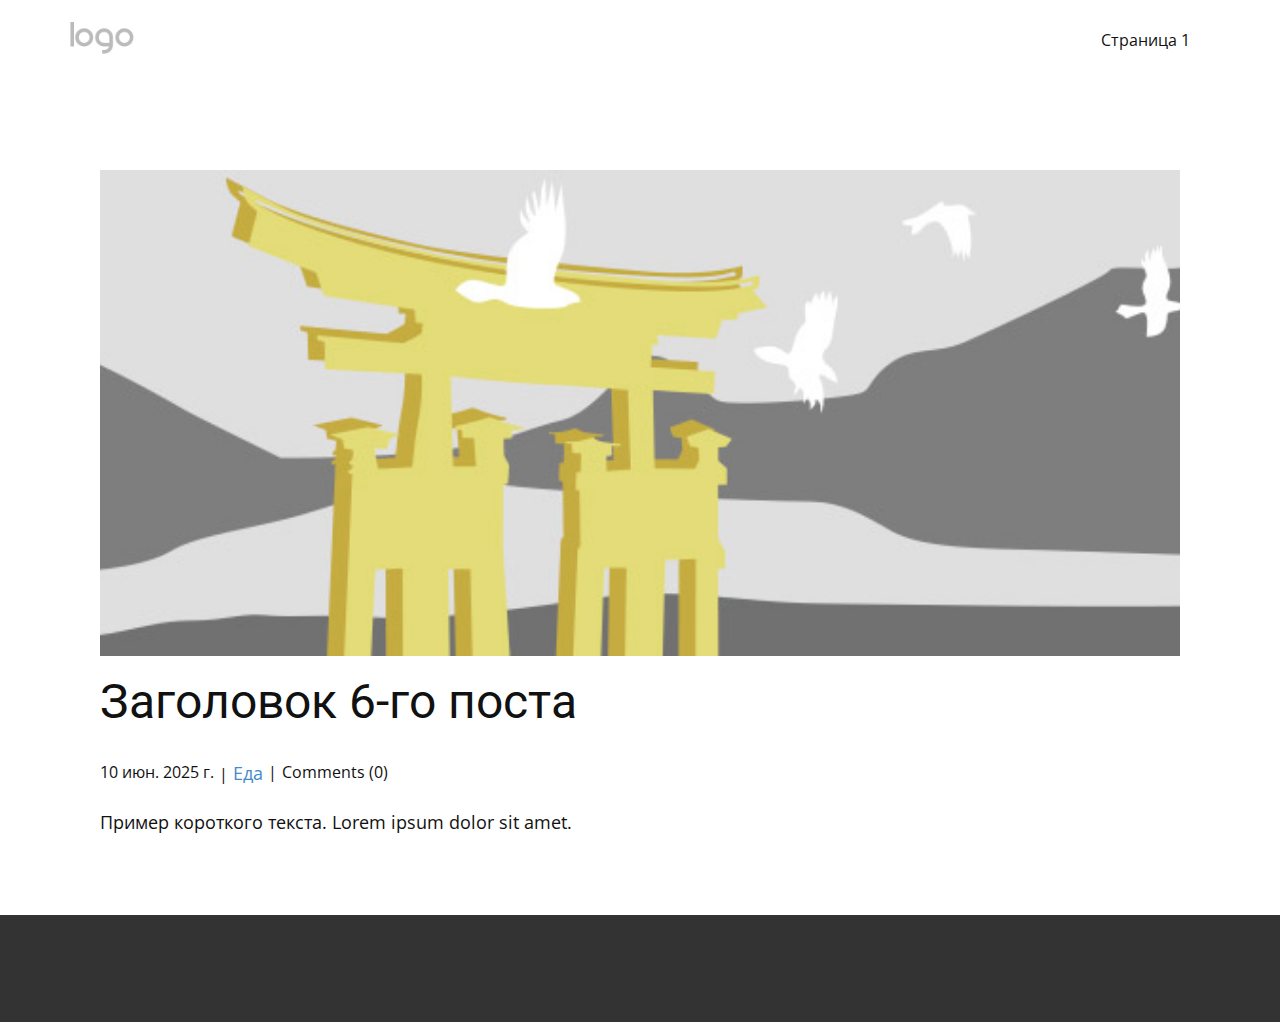
<file: blog/пост-5.html>
<!DOCTYPE html>
<html style="font-size: 16px;" lang="ru"><head>
    <meta name="viewport" content="width=device-width, initial-scale=1.0">
    <meta charset="utf-8">
    <meta name="keywords" content="Заголовок 1-го поста">
    <meta name="description" content="">
    <title>Заголовок 6-го поста</title>
    <link rel="stylesheet" href="../nicepage.css" media="screen">
<link rel="stylesheet" href="../Post-Template.css" media="screen">
    <script class="u-script" type="text/javascript" src="../jquery.js" defer=""></script>
    <script class="u-script" type="text/javascript" src="../nicepage.js" defer=""></script>
    <meta name="generator" content="Nicepage 7.9.4, nicepage.com">
    
    
    
    <link id="u-theme-google-font" rel="stylesheet" href="https://fonts.googleapis.com/css?family=Roboto:100,100i,300,300i,400,400i,500,500i,700,700i,900,900i|Open+Sans:300,300i,400,400i,500,500i,600,600i,700,700i,800,800i">
    <script type="application/ld+json">{
		"@context": "http://schema.org",
		"@type": "Organization",
		"name": "",
		"logo": "images/default-logo.png"
}</script>
    <meta name="theme-color" content="#478ac9">
  <meta data-intl-tel-input-cdn-path="intlTelInput/"></head>
  <body data-path-to-root="./" data-include-products="false" class="u-body u-xl-mode" data-lang="ru"><header class="u-clearfix u-header u-header" id="header"><div class="u-clearfix u-sheet u-valign-middle u-sheet-1">
        <a href="#" class="u-image u-logo u-image-1">
          <img src="../images/default-logo.png" class="u-logo-image u-logo-image-1">
        </a>
        <nav class="u-menu u-menu-one-level u-offcanvas u-menu-1" role="navigation" aria-label="Menu navigation">
          <div class="menu-collapse" style="font-size: 1rem; letter-spacing: 0px;">
            <a class="u-button-style u-custom-left-right-menu-spacing u-custom-padding-bottom u-custom-top-bottom-menu-spacing u-hamburger-link u-nav-link u-text-active-palette-1-base u-text-hover-palette-2-base" href="#" tabindex="-1" aria-label="Open menu" aria-controls="3b8c">
              <svg class="u-svg-link" viewBox="0 0 24 24"><use xlink:href="#menu-hamburger"></use></svg>
              <svg class="u-svg-content" version="1.1" id="menu-hamburger" viewBox="0 0 16 16" x="0px" y="0px" xmlns:xlink="http://www.w3.org/1999/xlink" xmlns="http://www.w3.org/2000/svg"><g><rect y="1" width="16" height="2"></rect><rect y="7" width="16" height="2"></rect><rect y="13" width="16" height="2"></rect>
</g></svg>
            </a>
          </div>
          <div class="u-nav-container">
            <ul class="u-nav u-unstyled u-nav-1" role="menubar"><li class="u-nav-item" role="none"><a class="u-button-style u-nav-link u-text-active-palette-1-base u-text-hover-palette-2-base" href="../" style="padding: 10px 20px;" role="menuitem">Страница 1</a>
</li></ul>
          </div>
          <div class="u-nav-container-collapse" id="3b8c" role="region" aria-label="Menu panel">
            <div class="u-black u-container-style u-inner-container-layout u-opacity u-opacity-95 u-sidenav">
              <div class="u-inner-container-layout u-sidenav-overflow">
                <div class="u-menu-close" tabindex="-1" aria-label="Close menu"></div>
                <ul class="u-align-center u-nav u-popupmenu-items u-unstyled u-nav-2"><li class="u-nav-item"><a class="u-button-style u-nav-link" href="../">Страница 1</a>
</li></ul>
              </div>
            </div>
            <div class="u-black u-menu-overlay u-opacity u-opacity-70"></div>
          </div>
        </nav>
      </div></header>
    <section class="u-align-center u-clearfix u-section-1" id="block-1">
      <div class="u-clearfix u-sheet u-valign-middle-md u-valign-middle-sm u-valign-middle-xs u-sheet-1"><!--post_details--><!--post_details_options_json--><!--{"source":""}--><!--/post_details_options_json--><!--blog_post-->
        <div class="u-container-style u-expanded-width u-post-details u-post-details-1">
          <div class="u-container-layout u-valign-middle u-container-layout-1"><!--blog_post_image-->
            <img alt="" class="u-blog-control u-expanded-width u-image u-image-default u-image-1" src="../images/8ad73f3c.jpeg"><!--/blog_post_image--><!--blog_post_header-->
            <h2 class="u-blog-control u-text u-text-1">Заголовок 6-го поста</h2><!--/blog_post_header--><!--blog_post_metadata-->
            <div class="u-blog-control u-metadata u-metadata-1"><!--blog_post_metadata_date--><span class="u-meta-date u-meta-icon">10 июн. 2025 г.</span><!--/blog_post_metadata_date--><!--blog_post_metadata_category--><span class="u-meta-category u-meta-icon"><a href="../blog/blog.html#/blog-1///1">Еда</a></span><!--/blog_post_metadata_category--><!--blog_post_metadata_comments--><span class="u-meta-comments u-meta-icon"><!--blog_post_metadata_comments_content-->Comments (0)<!--/blog_post_metadata_comments_content--></span><!--/blog_post_metadata_comments-->
            </div><!--/blog_post_metadata--><!--blog_post_content-->
            <div class="u-align-justify u-blog-control u-post-content u-text u-text-2 fr-view">
  <p>Пример короткого текста. Lorem ipsum dolor sit amet.</p>
  </div><!--/blog_post_content-->
          </div>
        </div><!--/blog_post--><!--/post_details-->
      </div>
    </section>
    
    
    
    <footer class="u-align-center u-clearfix u-container-align-center u-footer u-grey-80 u-footer" id="footer"><div class="u-clearfix u-sheet u-sheet-1"></div></footer>
    <section class="u-backlink u-clearfix u-grey-80"></section>
  
</body></html>
</file>
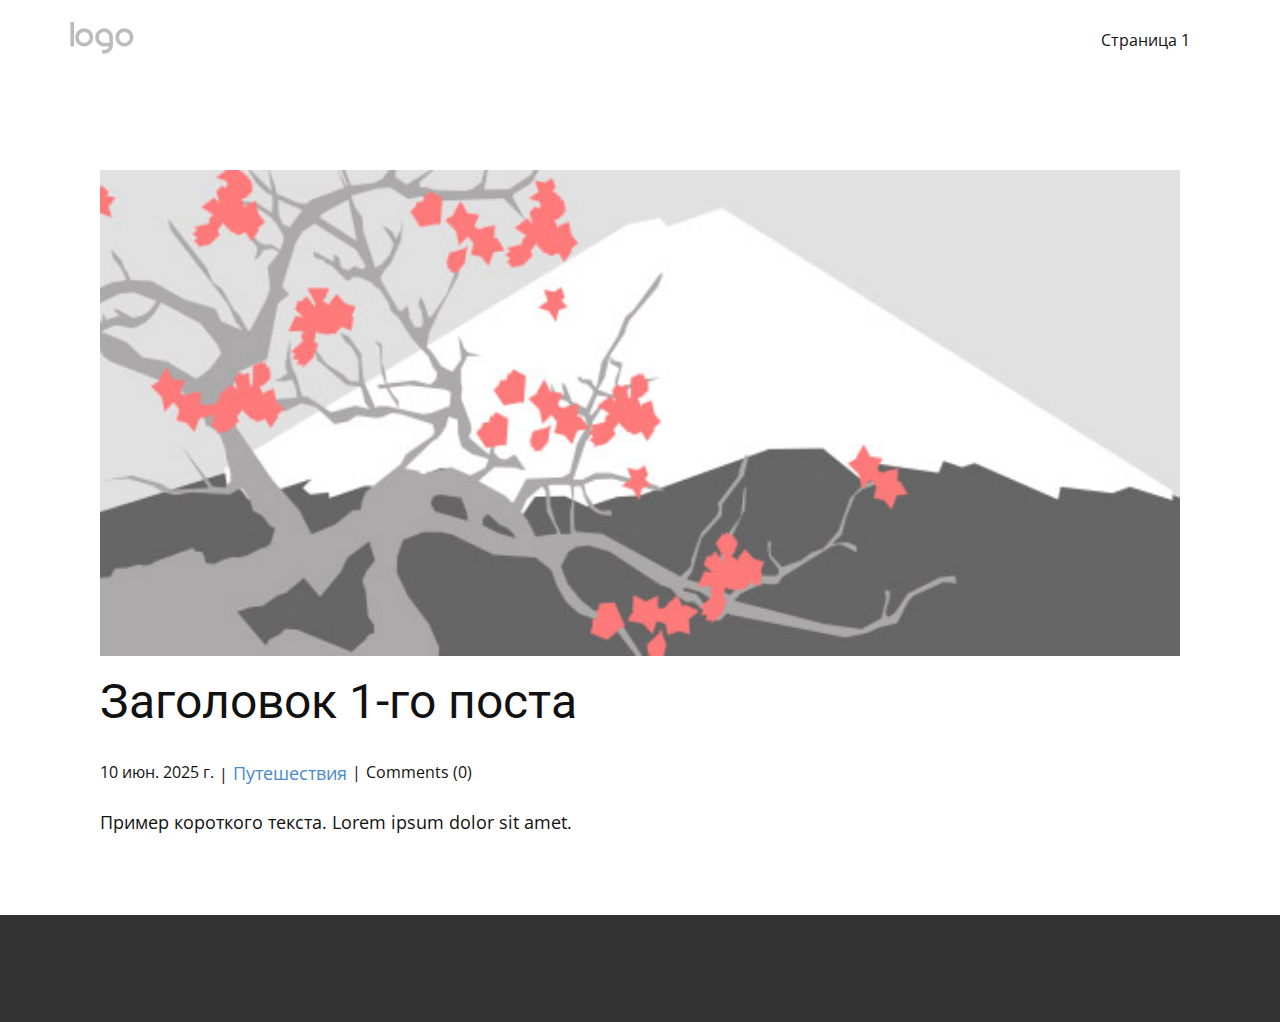
<file: blog/пост.html>
<!DOCTYPE html>
<html style="font-size: 16px;" lang="ru"><head>
    <meta name="viewport" content="width=device-width, initial-scale=1.0">
    <meta charset="utf-8">
    <meta name="keywords" content="Заголовок 1-го поста">
    <meta name="description" content="">
    <title>Заголовок 1-го поста</title>
    <link rel="stylesheet" href="../nicepage.css" media="screen">
<link rel="stylesheet" href="../Post-Template.css" media="screen">
    <script class="u-script" type="text/javascript" src="../jquery.js" defer=""></script>
    <script class="u-script" type="text/javascript" src="../nicepage.js" defer=""></script>
    <meta name="generator" content="Nicepage 7.9.4, nicepage.com">
    
    
    
    <link id="u-theme-google-font" rel="stylesheet" href="https://fonts.googleapis.com/css?family=Roboto:100,100i,300,300i,400,400i,500,500i,700,700i,900,900i|Open+Sans:300,300i,400,400i,500,500i,600,600i,700,700i,800,800i">
    <script type="application/ld+json">{
		"@context": "http://schema.org",
		"@type": "Organization",
		"name": "",
		"logo": "images/default-logo.png"
}</script>
    <meta name="theme-color" content="#478ac9">
  <meta data-intl-tel-input-cdn-path="intlTelInput/"></head>
  <body data-path-to-root="./" data-include-products="false" class="u-body u-xl-mode" data-lang="ru"><header class="u-clearfix u-header u-header" id="header"><div class="u-clearfix u-sheet u-valign-middle u-sheet-1">
        <a href="#" class="u-image u-logo u-image-1">
          <img src="../images/default-logo.png" class="u-logo-image u-logo-image-1">
        </a>
        <nav class="u-menu u-menu-one-level u-offcanvas u-menu-1" role="navigation" aria-label="Menu navigation">
          <div class="menu-collapse" style="font-size: 1rem; letter-spacing: 0px;">
            <a class="u-button-style u-custom-left-right-menu-spacing u-custom-padding-bottom u-custom-top-bottom-menu-spacing u-hamburger-link u-nav-link u-text-active-palette-1-base u-text-hover-palette-2-base" href="#" tabindex="-1" aria-label="Open menu" aria-controls="3b8c">
              <svg class="u-svg-link" viewBox="0 0 24 24"><use xlink:href="#menu-hamburger"></use></svg>
              <svg class="u-svg-content" version="1.1" id="menu-hamburger" viewBox="0 0 16 16" x="0px" y="0px" xmlns:xlink="http://www.w3.org/1999/xlink" xmlns="http://www.w3.org/2000/svg"><g><rect y="1" width="16" height="2"></rect><rect y="7" width="16" height="2"></rect><rect y="13" width="16" height="2"></rect>
</g></svg>
            </a>
          </div>
          <div class="u-nav-container">
            <ul class="u-nav u-unstyled u-nav-1" role="menubar"><li class="u-nav-item" role="none"><a class="u-button-style u-nav-link u-text-active-palette-1-base u-text-hover-palette-2-base" href="../" style="padding: 10px 20px;" role="menuitem">Страница 1</a>
</li></ul>
          </div>
          <div class="u-nav-container-collapse" id="3b8c" role="region" aria-label="Menu panel">
            <div class="u-black u-container-style u-inner-container-layout u-opacity u-opacity-95 u-sidenav">
              <div class="u-inner-container-layout u-sidenav-overflow">
                <div class="u-menu-close" tabindex="-1" aria-label="Close menu"></div>
                <ul class="u-align-center u-nav u-popupmenu-items u-unstyled u-nav-2"><li class="u-nav-item"><a class="u-button-style u-nav-link" href="../">Страница 1</a>
</li></ul>
              </div>
            </div>
            <div class="u-black u-menu-overlay u-opacity u-opacity-70"></div>
          </div>
        </nav>
      </div></header>
    <section class="u-align-center u-clearfix u-section-1" id="block-1">
      <div class="u-clearfix u-sheet u-valign-middle-md u-valign-middle-sm u-valign-middle-xs u-sheet-1"><!--post_details--><!--post_details_options_json--><!--{"source":""}--><!--/post_details_options_json--><!--blog_post-->
        <div class="u-container-style u-expanded-width u-post-details u-post-details-1">
          <div class="u-container-layout u-valign-middle u-container-layout-1"><!--blog_post_image-->
            <img alt="" class="u-blog-control u-expanded-width u-image u-image-default u-image-1" src="../images/0fd3416c.jpeg"><!--/blog_post_image--><!--blog_post_header-->
            <h2 class="u-blog-control u-text u-text-1">Заголовок 1-го поста</h2><!--/blog_post_header--><!--blog_post_metadata-->
            <div class="u-blog-control u-metadata u-metadata-1"><!--blog_post_metadata_date--><span class="u-meta-date u-meta-icon">10 июн. 2025 г.</span><!--/blog_post_metadata_date--><!--blog_post_metadata_category--><span class="u-meta-category u-meta-icon"><a href="../blog/blog.html#/blog-1///2">Путешествия</a></span><!--/blog_post_metadata_category--><!--blog_post_metadata_comments--><span class="u-meta-comments u-meta-icon"><!--blog_post_metadata_comments_content-->Comments (0)<!--/blog_post_metadata_comments_content--></span><!--/blog_post_metadata_comments-->
            </div><!--/blog_post_metadata--><!--blog_post_content-->
            <div class="u-align-justify u-blog-control u-post-content u-text u-text-2 fr-view">
  <p>Пример короткого текста. Lorem ipsum dolor sit amet.</p>
  </div><!--/blog_post_content-->
          </div>
        </div><!--/blog_post--><!--/post_details-->
      </div>
    </section>
    
    
    
    <footer class="u-align-center u-clearfix u-container-align-center u-footer u-grey-80 u-footer" id="footer"><div class="u-clearfix u-sheet u-sheet-1"></div></footer>
    <section class="u-backlink u-clearfix u-grey-80"></section>
  
</body></html>
</file>
